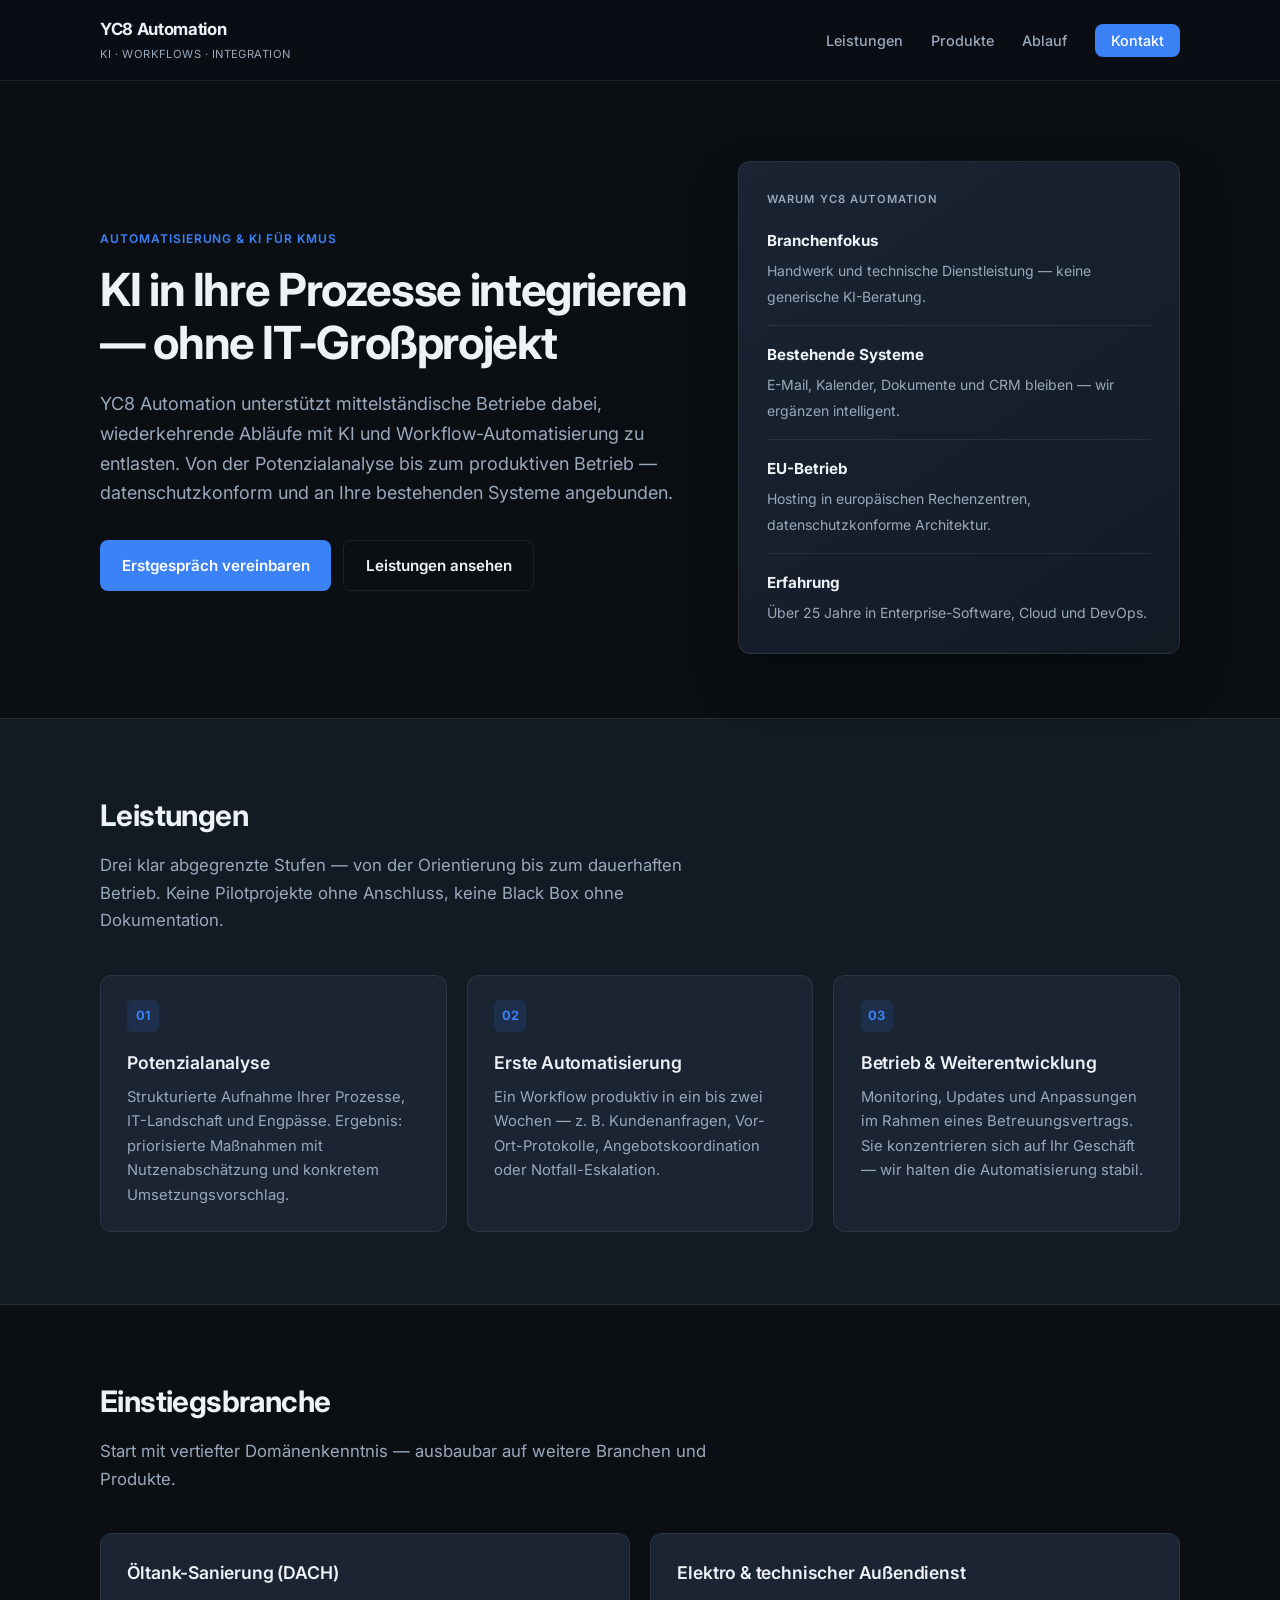
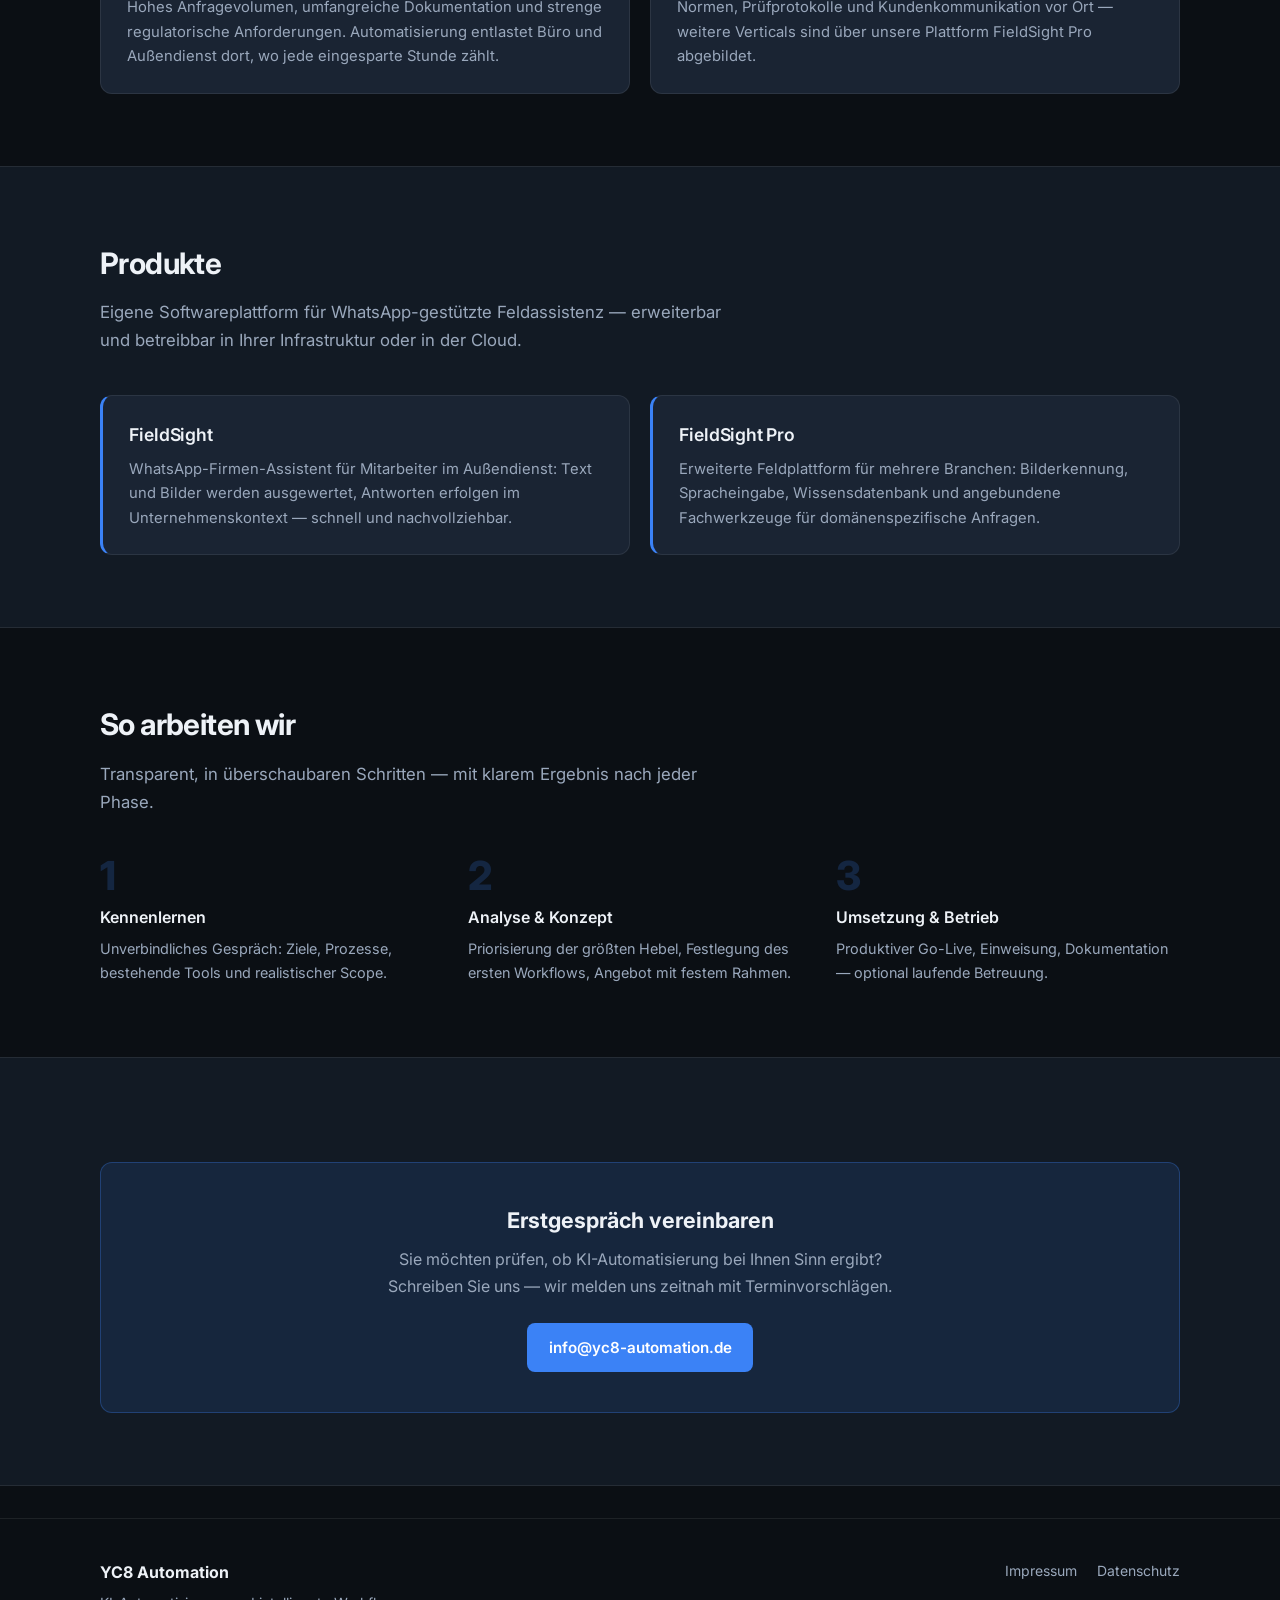
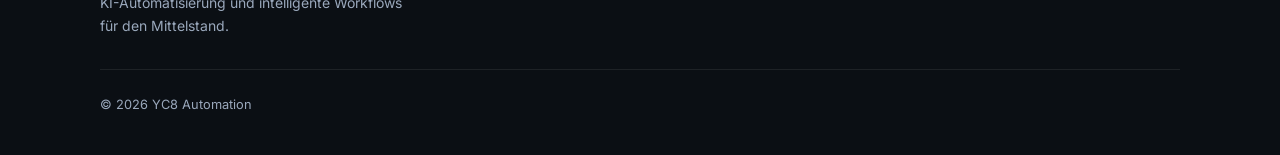
<file: index.html>
<!DOCTYPE html>
<html lang="de">
<head>
  <meta charset="UTF-8">
  <meta name="viewport" content="width=device-width, initial-scale=1">
  <title>YC8 Automation — KI-Automatisierung für den Mittelstand</title>
  <meta name="description" content="YC8 Automation integriert KI und Automatisierung in bestehende Prozesse — von der Potenzialanalyse bis zum laufenden Betrieb. Schwerpunkt Handwerk und technische Dienstleistung.">
  <meta property="og:title" content="YC8 Automation">
  <meta property="og:description" content="KI-Automatisierung für den Mittelstand — planbar umgesetzt, dauerhaft betrieben.">
  <meta property="og:type" content="website">
  <meta property="og:url" content="https://jaseen67.github.io/yc8-automation-official/">
  <link rel="preconnect" href="https://fonts.googleapis.com">
  <link rel="preconnect" href="https://fonts.gstatic.com" crossorigin>
  <link href="https://fonts.googleapis.com/css2?family=Inter:wght@400;500;600;700&display=swap" rel="stylesheet">
  <link rel="stylesheet" href="assets/style.css">
  <link rel="icon" href="data:image/svg+xml,<svg xmlns='http://www.w3.org/2000/svg' viewBox='0 0 100 100'><text y='.9em' font-size='90'>⚡</text></svg>">
</head>
<body>
  <header class="site-header">
    <div class="container header-inner">
      <a class="brand" href="index.html">
        <span class="brand-name">YC8 Automation</span>
        <span class="brand-tag">KI · Workflows · Integration</span>
      </a>
      <button class="menu-toggle" type="button" aria-label="Menü" onclick="document.querySelector('.nav').classList.toggle('open')">Menü</button>
      <nav>
        <ul class="nav">
          <li><a href="#leistungen">Leistungen</a></li>
          <li><a href="#produkte">Produkte</a></li>
          <li><a href="#ablauf">Ablauf</a></li>
          <li><a class="nav-cta" href="#kontakt">Kontakt</a></li>
        </ul>
      </nav>
    </div>
  </header>

  <main>
    <section class="hero">
      <div class="container hero-grid">
        <div>
          <span class="eyebrow">Automatisierung &amp; KI für KMUs</span>
          <h1>KI in Ihre Prozesse integrieren — ohne IT-Großprojekt</h1>
          <p class="hero-lead">
            YC8 Automation unterstützt mittelständische Betriebe dabei, wiederkehrende Abläufe
            mit KI und Workflow-Automatisierung zu entlasten. Von der Potenzialanalyse bis zum
            produktiven Betrieb — datenschutzkonform und an Ihre bestehenden Systeme angebunden.
          </p>
          <div class="hero-actions">
            <a class="btn btn-primary" href="#kontakt">Erstgespräch vereinbaren</a>
            <a class="btn btn-secondary" href="#leistungen">Leistungen ansehen</a>
          </div>
        </div>
        <aside class="hero-card" aria-label="Kernversprechen">
          <h2>Warum YC8 Automation</h2>
          <ul class="stat-list">
            <li>
              <strong>Branchenfokus</strong>
              <span>Handwerk und technische Dienstleistung — keine generische KI-Beratung.</span>
            </li>
            <li>
              <strong>Bestehende Systeme</strong>
              <span>E-Mail, Kalender, Dokumente und CRM bleiben — wir ergänzen intelligent.</span>
            </li>
            <li>
              <strong>EU-Betrieb</strong>
              <span>Hosting in europäischen Rechenzentren, datenschutzkonforme Architektur.</span>
            </li>
            <li>
              <strong>Erfahrung</strong>
              <span>Über 25 Jahre in Enterprise-Software, Cloud und DevOps.</span>
            </li>
          </ul>
        </aside>
      </div>
    </section>

    <section class="section section-alt" id="leistungen">
      <div class="container">
        <div class="section-header">
          <h2>Leistungen</h2>
          <p>
            Drei klar abgegrenzte Stufen — von der Orientierung bis zum dauerhaften Betrieb.
            Keine Pilotprojekte ohne Anschluss, keine Black Box ohne Dokumentation.
          </p>
        </div>
        <div class="card-grid cols-3">
          <article class="card">
            <span class="card-num">01</span>
            <h3>Potenzialanalyse</h3>
            <p>
              Strukturierte Aufnahme Ihrer Prozesse, IT-Landschaft und Engpässe.
              Ergebnis: priorisierte Maßnahmen mit Nutzenabschätzung und konkretem Umsetzungsvorschlag.
            </p>
          </article>
          <article class="card">
            <span class="card-num">02</span>
            <h3>Erste Automatisierung</h3>
            <p>
              Ein Workflow produktiv in ein bis zwei Wochen — z.&nbsp;B. Kundenanfragen,
              Vor-Ort-Protokolle, Angebotskoordination oder Notfall-Eskalation.
            </p>
          </article>
          <article class="card">
            <span class="card-num">03</span>
            <h3>Betrieb &amp; Weiterentwicklung</h3>
            <p>
              Monitoring, Updates und Anpassungen im Rahmen eines Betreuungsvertrags.
              Sie konzentrieren sich auf Ihr Geschäft — wir halten die Automatisierung stabil.
            </p>
          </article>
        </div>
      </div>
    </section>

    <section class="section">
      <div class="container">
        <div class="section-header">
          <h2>Einstiegsbranche</h2>
          <p>
            Start mit vertiefter Domänenkenntnis — ausbaubar auf weitere Branchen und Produkte.
          </p>
        </div>
        <div class="card-grid cols-2">
          <article class="card">
            <h3>Öltank-Sanierung (DACH)</h3>
            <p>
              Hohes Anfragevolumen, umfangreiche Dokumentation und strenge regulatorische Anforderungen.
              Automatisierung entlastet Büro und Außendienst dort, wo jede eingesparte Stunde zählt.
            </p>
          </article>
          <article class="card">
            <h3>Elektro &amp; technischer Außendienst</h3>
            <p>
              Normen, Prüfprotokolle und Kundenkommunikation vor Ort — weitere Verticals
              sind über unsere Plattform FieldSight Pro abgebildet.
            </p>
          </article>
        </div>
      </div>
    </section>

    <section class="section section-alt" id="produkte">
      <div class="container">
        <div class="section-header">
          <h2>Produkte</h2>
          <p>
            Eigene Softwareplattform für WhatsApp-gestützte Feldassistenz — erweiterbar
            und betreibbar in Ihrer Infrastruktur oder in der Cloud.
          </p>
        </div>
        <div class="card-grid cols-2">
          <article class="card product-card">
            <h3>FieldSight</h3>
            <p>
              WhatsApp-Firmen-Assistent für Mitarbeiter im Außendienst: Text und Bilder werden
              ausgewertet, Antworten erfolgen im Unternehmenskontext — schnell und nachvollziehbar.
            </p>
          </article>
          <article class="card product-card">
            <h3>FieldSight Pro</h3>
            <p>
              Erweiterte Feldplattform für mehrere Branchen: Bilderkennung, Spracheingabe,
              Wissensdatenbank und angebundene Fachwerkzeuge für domänenspezifische Anfragen.
            </p>
          </article>
        </div>
      </div>
    </section>

    <section class="section" id="ablauf">
      <div class="container">
        <div class="section-header">
          <h2>So arbeiten wir</h2>
          <p>Transparent, in überschaubaren Schritten — mit klarem Ergebnis nach jeder Phase.</p>
        </div>
        <div class="steps">
          <div class="step">
            <div class="step-num">1</div>
            <h3>Kennenlernen</h3>
            <p>Unverbindliches Gespräch: Ziele, Prozesse, bestehende Tools und realistischer Scope.</p>
          </div>
          <div class="step">
            <div class="step-num">2</div>
            <h3>Analyse &amp; Konzept</h3>
            <p>Priorisierung der größten Hebel, Festlegung des ersten Workflows, Angebot mit festem Rahmen.</p>
          </div>
          <div class="step">
            <div class="step-num">3</div>
            <h3>Umsetzung &amp; Betrieb</h3>
            <p>Produktiver Go-Live, Einweisung, Dokumentation — optional laufende Betreuung.</p>
          </div>
        </div>
      </div>
    </section>

    <section class="section section-alt" id="kontakt">
      <div class="container">
        <div class="cta-band">
          <h2>Erstgespräch vereinbaren</h2>
          <p>
            Sie möchten prüfen, ob KI-Automatisierung bei Ihnen Sinn ergibt?
            Schreiben Sie uns — wir melden uns zeitnah mit Terminvorschlägen.
          </p>
          <a class="btn btn-primary" href="mailto:info@yc8-automation.de?subject=Anfrage%20YC8%20Automation">info@yc8-automation.de</a>
        </div>
      </div>
    </section>
  </main>

  <footer class="site-footer">
    <div class="container footer-grid">
      <div class="footer-brand">
        <strong>YC8 Automation</strong>
        <p>KI-Automatisierung und intelligente Workflows für den Mittelstand.</p>
      </div>
      <ul class="footer-links">
        <li><a href="impressum.html">Impressum</a></li>
        <li><a href="datenschutz.html">Datenschutz</a></li>
      </ul>
      <p class="footer-copy">© 2026 YC8 Automation</p>
    </div>
  </footer>
</body>
</html>
</file>
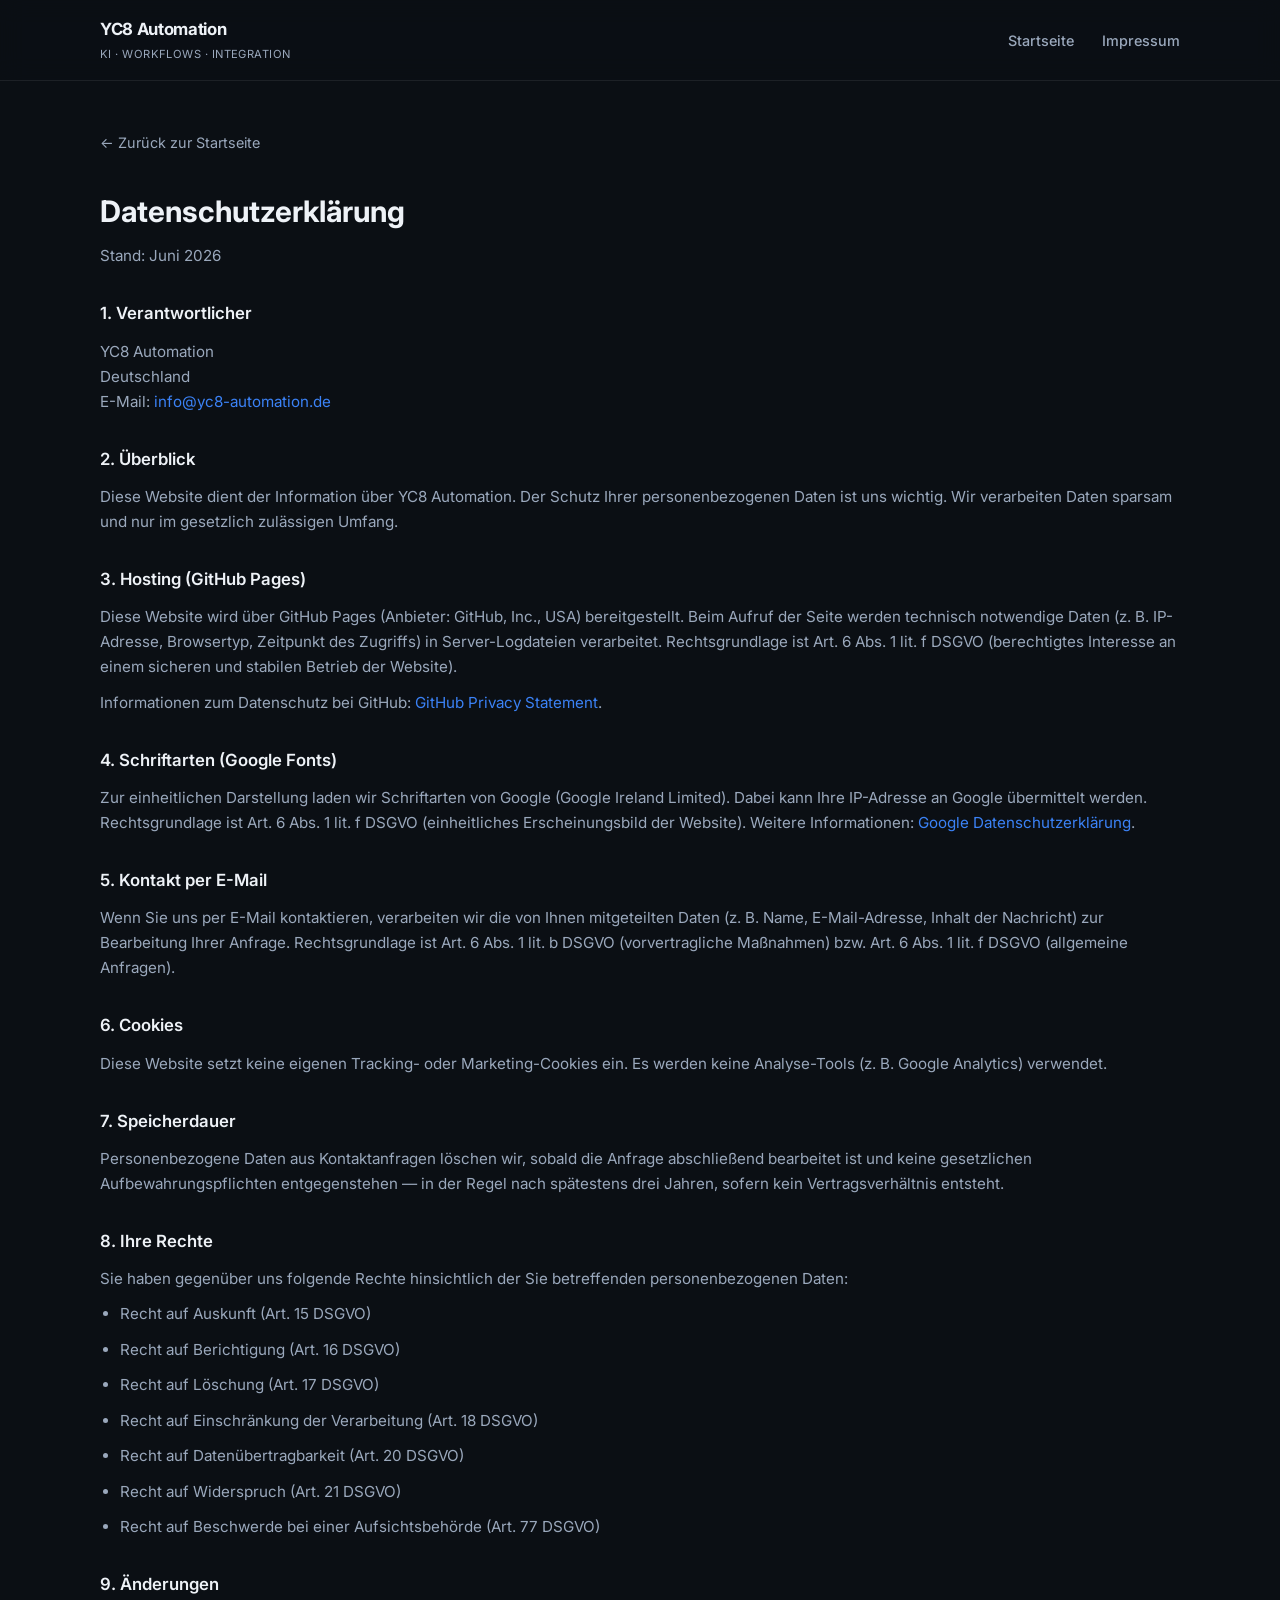
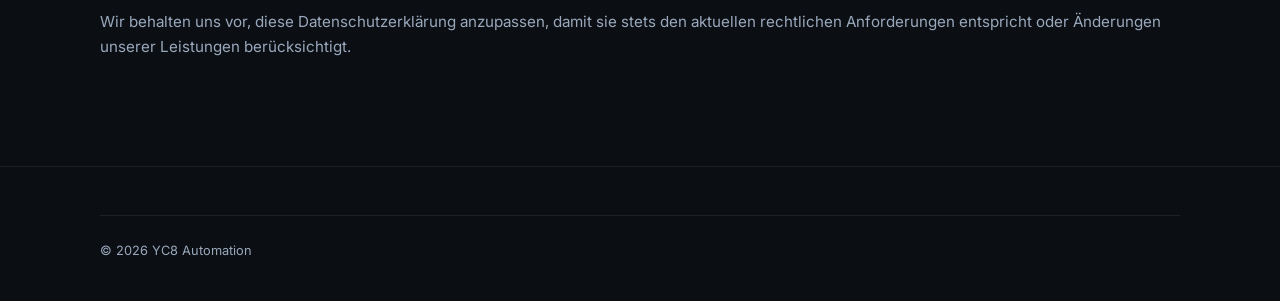
<file: datenschutz.html>
<!DOCTYPE html>
<html lang="de">
<head>
  <meta charset="UTF-8">
  <meta name="viewport" content="width=device-width, initial-scale=1">
  <title>Datenschutz — YC8 Automation</title>
  <meta name="robots" content="noindex">
  <link rel="preconnect" href="https://fonts.googleapis.com">
  <link rel="preconnect" href="https://fonts.gstatic.com" crossorigin>
  <link href="https://fonts.googleapis.com/css2?family=Inter:wght@400;500;600;700&display=swap" rel="stylesheet">
  <link rel="stylesheet" href="assets/style.css">
</head>
<body>
  <header class="site-header">
    <div class="container header-inner">
      <a class="brand" href="index.html">
        <span class="brand-name">YC8 Automation</span>
        <span class="brand-tag">KI · Workflows · Integration</span>
      </a>
      <nav>
        <ul class="nav">
          <li><a href="index.html">Startseite</a></li>
          <li><a href="impressum.html">Impressum</a></li>
        </ul>
      </nav>
    </div>
  </header>

  <main class="legal-page">
    <div class="container">
      <a class="back-link" href="index.html">← Zurück zur Startseite</a>
      <h1>Datenschutzerklärung</h1>
      <p class="legal-updated">Stand: Juni 2026</p>

      <h2>1. Verantwortlicher</h2>
      <p>
        YC8 Automation<br>
        Deutschland<br>
        E-Mail: <a href="mailto:info@yc8-automation.de">info@yc8-automation.de</a>
      </p>

      <h2>2. Überblick</h2>
      <p>
        Diese Website dient der Information über YC8 Automation. Der Schutz Ihrer personenbezogenen
        Daten ist uns wichtig. Wir verarbeiten Daten sparsam und nur im gesetzlich zulässigen Umfang.
      </p>

      <h2>3. Hosting (GitHub Pages)</h2>
      <p>
        Diese Website wird über GitHub Pages (Anbieter: GitHub, Inc., USA) bereitgestellt.
        Beim Aufruf der Seite werden technisch notwendige Daten (z.&nbsp;B. IP-Adresse, Browsertyp,
        Zeitpunkt des Zugriffs) in Server-Logdateien verarbeitet. Rechtsgrundlage ist
        Art. 6 Abs. 1 lit. f DSGVO (berechtigtes Interesse an einem sicheren und stabilen Betrieb
        der Website).
      </p>
      <p>
        Informationen zum Datenschutz bei GitHub:
        <a href="https://docs.github.com/de/site-policy/privacy-policies/github-privacy-statement" rel="noopener noreferrer">GitHub Privacy Statement</a>.
      </p>

      <h2>4. Schriftarten (Google Fonts)</h2>
      <p>
        Zur einheitlichen Darstellung laden wir Schriftarten von Google (Google Ireland Limited).
        Dabei kann Ihre IP-Adresse an Google übermittelt werden. Rechtsgrundlage ist
        Art. 6 Abs. 1 lit. f DSGVO (einheitliches Erscheinungsbild der Website).
        Weitere Informationen:
        <a href="https://policies.google.com/privacy" rel="noopener noreferrer">Google Datenschutzerklärung</a>.
      </p>

      <h2>5. Kontakt per E-Mail</h2>
      <p>
        Wenn Sie uns per E-Mail kontaktieren, verarbeiten wir die von Ihnen mitgeteilten Daten
        (z.&nbsp;B. Name, E-Mail-Adresse, Inhalt der Nachricht) zur Bearbeitung Ihrer Anfrage.
        Rechtsgrundlage ist Art. 6 Abs. 1 lit. b DSGVO (vorvertragliche Maßnahmen) bzw.
        Art. 6 Abs. 1 lit. f DSGVO (allgemeine Anfragen).
      </p>

      <h2>6. Cookies</h2>
      <p>
        Diese Website setzt keine eigenen Tracking- oder Marketing-Cookies ein.
        Es werden keine Analyse-Tools (z.&nbsp;B. Google Analytics) verwendet.
      </p>

      <h2>7. Speicherdauer</h2>
      <p>
        Personenbezogene Daten aus Kontaktanfragen löschen wir, sobald die Anfrage abschließend
        bearbeitet ist und keine gesetzlichen Aufbewahrungspflichten entgegenstehen — in der Regel
        nach spätestens drei Jahren, sofern kein Vertragsverhältnis entsteht.
      </p>

      <h2>8. Ihre Rechte</h2>
      <p>Sie haben gegenüber uns folgende Rechte hinsichtlich der Sie betreffenden personenbezogenen Daten:</p>
      <ul>
        <li>Recht auf Auskunft (Art. 15 DSGVO)</li>
        <li>Recht auf Berichtigung (Art. 16 DSGVO)</li>
        <li>Recht auf Löschung (Art. 17 DSGVO)</li>
        <li>Recht auf Einschränkung der Verarbeitung (Art. 18 DSGVO)</li>
        <li>Recht auf Datenübertragbarkeit (Art. 20 DSGVO)</li>
        <li>Recht auf Widerspruch (Art. 21 DSGVO)</li>
        <li>Recht auf Beschwerde bei einer Aufsichtsbehörde (Art. 77 DSGVO)</li>
      </ul>

      <h2>9. Änderungen</h2>
      <p>
        Wir behalten uns vor, diese Datenschutzerklärung anzupassen, damit sie stets den aktuellen
        rechtlichen Anforderungen entspricht oder Änderungen unserer Leistungen berücksichtigt.
      </p>
    </div>
  </main>

  <footer class="site-footer">
    <div class="container footer-grid">
      <p class="footer-copy">© 2026 YC8 Automation</p>
    </div>
  </footer>
</body>
</html>
</file>
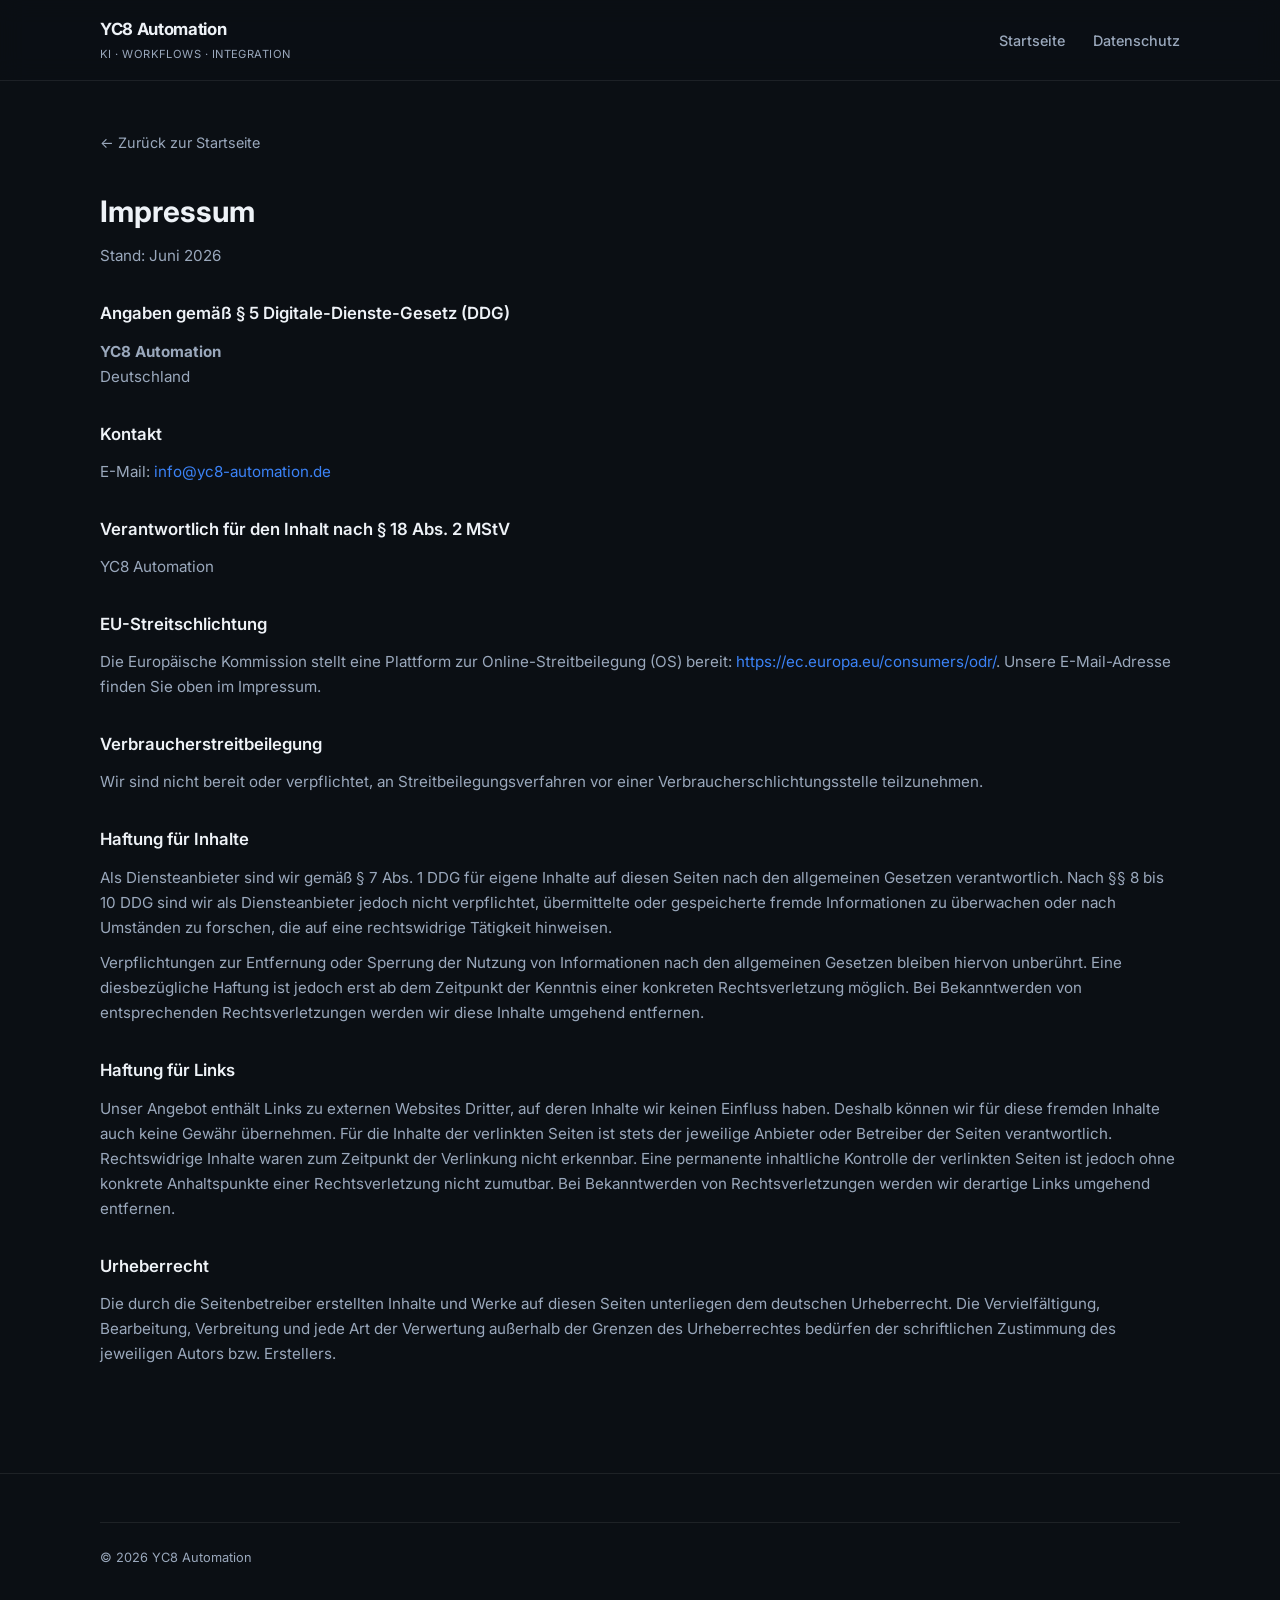
<file: impressum.html>
<!DOCTYPE html>
<html lang="de">
<head>
  <meta charset="UTF-8">
  <meta name="viewport" content="width=device-width, initial-scale=1">
  <title>Impressum — YC8 Automation</title>
  <meta name="robots" content="noindex">
  <link rel="preconnect" href="https://fonts.googleapis.com">
  <link rel="preconnect" href="https://fonts.gstatic.com" crossorigin>
  <link href="https://fonts.googleapis.com/css2?family=Inter:wght@400;500;600;700&display=swap" rel="stylesheet">
  <link rel="stylesheet" href="assets/style.css">
</head>
<body>
  <header class="site-header">
    <div class="container header-inner">
      <a class="brand" href="index.html">
        <span class="brand-name">YC8 Automation</span>
        <span class="brand-tag">KI · Workflows · Integration</span>
      </a>
      <nav>
        <ul class="nav">
          <li><a href="index.html">Startseite</a></li>
          <li><a href="datenschutz.html">Datenschutz</a></li>
        </ul>
      </nav>
    </div>
  </header>

  <main class="legal-page">
    <div class="container">
      <a class="back-link" href="index.html">← Zurück zur Startseite</a>
      <h1>Impressum</h1>
      <p class="legal-updated">Stand: Juni 2026</p>

      <h2>Angaben gemäß § 5 Digitale-Dienste-Gesetz (DDG)</h2>
      <p>
        <strong>YC8 Automation</strong><br>
        Deutschland
      </p>

      <h2>Kontakt</h2>
      <p>
        E-Mail: <a href="mailto:info@yc8-automation.de">info@yc8-automation.de</a>
      </p>

      <h2>Verantwortlich für den Inhalt nach § 18 Abs. 2 MStV</h2>
      <p>
        YC8 Automation
      </p>

      <h2>EU-Streitschlichtung</h2>
      <p>
        Die Europäische Kommission stellt eine Plattform zur Online-Streitbeilegung (OS) bereit:
        <a href="https://ec.europa.eu/consumers/odr/" rel="noopener noreferrer">https://ec.europa.eu/consumers/odr/</a>.
        Unsere E-Mail-Adresse finden Sie oben im Impressum.
      </p>

      <h2>Verbraucherstreitbeilegung</h2>
      <p>
        Wir sind nicht bereit oder verpflichtet, an Streitbeilegungsverfahren vor einer
        Verbraucherschlichtungsstelle teilzunehmen.
      </p>

      <h2>Haftung für Inhalte</h2>
      <p>
        Als Diensteanbieter sind wir gemäß § 7 Abs. 1 DDG für eigene Inhalte auf diesen Seiten
        nach den allgemeinen Gesetzen verantwortlich. Nach §§ 8 bis 10 DDG sind wir als
        Diensteanbieter jedoch nicht verpflichtet, übermittelte oder gespeicherte fremde
        Informationen zu überwachen oder nach Umständen zu forschen, die auf eine rechtswidrige
        Tätigkeit hinweisen.
      </p>
      <p>
        Verpflichtungen zur Entfernung oder Sperrung der Nutzung von Informationen nach den
        allgemeinen Gesetzen bleiben hiervon unberührt. Eine diesbezügliche Haftung ist jedoch
        erst ab dem Zeitpunkt der Kenntnis einer konkreten Rechtsverletzung möglich. Bei
        Bekanntwerden von entsprechenden Rechtsverletzungen werden wir diese Inhalte umgehend entfernen.
      </p>

      <h2>Haftung für Links</h2>
      <p>
        Unser Angebot enthält Links zu externen Websites Dritter, auf deren Inhalte wir keinen
        Einfluss haben. Deshalb können wir für diese fremden Inhalte auch keine Gewähr übernehmen.
        Für die Inhalte der verlinkten Seiten ist stets der jeweilige Anbieter oder Betreiber der
        Seiten verantwortlich. Rechtswidrige Inhalte waren zum Zeitpunkt der Verlinkung nicht
        erkennbar. Eine permanente inhaltliche Kontrolle der verlinkten Seiten ist jedoch ohne
        konkrete Anhaltspunkte einer Rechtsverletzung nicht zumutbar. Bei Bekanntwerden von
        Rechtsverletzungen werden wir derartige Links umgehend entfernen.
      </p>

      <h2>Urheberrecht</h2>
      <p>
        Die durch die Seitenbetreiber erstellten Inhalte und Werke auf diesen Seiten unterliegen
        dem deutschen Urheberrecht. Die Vervielfältigung, Bearbeitung, Verbreitung und jede Art der
        Verwertung außerhalb der Grenzen des Urheberrechtes bedürfen der schriftlichen Zustimmung
        des jeweiligen Autors bzw. Erstellers.
      </p>
    </div>
  </main>

  <footer class="site-footer">
    <div class="container footer-grid">
      <p class="footer-copy">© 2026 YC8 Automation</p>
    </div>
  </footer>
</body>
</html>
</file>
<file: assets/style.css>
:root {
  --bg: #0b0f14;
  --bg-elevated: #121a24;
  --surface: #1a2433;
  --surface-hover: #1f2b3d;
  --text: #eef2f7;
  --text-secondary: #9aa8bc;
  --accent: #3b82f6;
  --accent-hover: #2563eb;
  --accent-muted: rgba(59, 130, 246, 0.12);
  --border: rgba(255, 255, 255, 0.08);
  --radius: 12px;
  --radius-sm: 8px;
  --shadow: 0 24px 48px rgba(0, 0, 0, 0.35);
  --max: 1080px;
  --font: "Inter", system-ui, -apple-system, "Segoe UI", Roboto, sans-serif;
}

*,
*::before,
*::after {
  box-sizing: border-box;
  margin: 0;
  padding: 0;
}

html {
  scroll-behavior: smooth;
}

body {
  font-family: var(--font);
  background: var(--bg);
  color: var(--text);
  line-height: 1.65;
  font-size: 1rem;
  -webkit-font-smoothing: antialiased;
}

a {
  color: var(--accent);
  text-decoration: none;
}

a:hover {
  text-decoration: underline;
}

img {
  max-width: 100%;
  display: block;
}

.container {
  width: min(100% - 2.5rem, var(--max));
  margin-inline: auto;
}

/* —— Header —— */
.site-header {
  position: sticky;
  top: 0;
  z-index: 100;
  background: rgba(11, 15, 20, 0.85);
  backdrop-filter: blur(12px);
  border-bottom: 1px solid var(--border);
}

.header-inner {
  display: flex;
  align-items: center;
  justify-content: space-between;
  gap: 1.5rem;
  padding: 1rem 0;
}

.brand {
  display: flex;
  flex-direction: column;
  gap: 0.1rem;
  color: var(--text);
  text-decoration: none !important;
}

.brand:hover {
  text-decoration: none !important;
}

.brand-name {
  font-weight: 700;
  font-size: 1.05rem;
  letter-spacing: -0.02em;
}

.brand-tag {
  font-size: 0.7rem;
  color: var(--text-secondary);
  letter-spacing: 0.04em;
  text-transform: uppercase;
}

.nav {
  display: flex;
  align-items: center;
  gap: 1.75rem;
  list-style: none;
}

.nav a {
  color: var(--text-secondary);
  font-size: 0.9rem;
  font-weight: 500;
  text-decoration: none;
}

.nav a:hover {
  color: var(--text);
  text-decoration: none;
}

.nav-cta {
  color: #fff !important;
  background: var(--accent);
  padding: 0.5rem 1rem;
  border-radius: var(--radius-sm);
  font-weight: 600;
}

.nav-cta:hover {
  background: var(--accent-hover);
}

.menu-toggle {
  display: none;
  background: none;
  border: 1px solid var(--border);
  color: var(--text);
  padding: 0.4rem 0.65rem;
  border-radius: var(--radius-sm);
  cursor: pointer;
  font-size: 0.85rem;
}

/* —— Hero —— */
.hero {
  padding: 5rem 0 4rem;
}

.hero-grid {
  display: grid;
  gap: 2.5rem;
  align-items: center;
}

@media (min-width: 860px) {
  .hero-grid {
    grid-template-columns: 1.15fr 0.85fr;
  }
}

.eyebrow {
  display: inline-block;
  font-size: 0.75rem;
  font-weight: 600;
  letter-spacing: 0.08em;
  text-transform: uppercase;
  color: var(--accent);
  margin-bottom: 1rem;
}

.hero h1 {
  font-size: clamp(2rem, 4.5vw, 2.85rem);
  font-weight: 700;
  line-height: 1.15;
  letter-spacing: -0.03em;
  margin-bottom: 1.25rem;
}

.hero-lead {
  font-size: 1.125rem;
  color: var(--text-secondary);
  max-width: 34em;
  margin-bottom: 2rem;
}

.hero-actions {
  display: flex;
  flex-wrap: wrap;
  gap: 0.75rem;
}

.btn {
  display: inline-flex;
  align-items: center;
  justify-content: center;
  padding: 0.75rem 1.35rem;
  border-radius: var(--radius-sm);
  font-weight: 600;
  font-size: 0.95rem;
  text-decoration: none !important;
  transition: filter 0.15s, background 0.15s;
}

.btn-primary {
  background: var(--accent);
  color: #fff !important;
}

.btn-primary:hover {
  background: var(--accent-hover);
  filter: none;
}

.btn-secondary {
  background: transparent;
  color: var(--text) !important;
  border: 1px solid var(--border);
}

.btn-secondary:hover {
  background: var(--surface);
}

.hero-card {
  background: linear-gradient(145deg, var(--surface) 0%, var(--bg-elevated) 100%);
  border: 1px solid var(--border);
  border-radius: var(--radius);
  padding: 1.75rem;
  box-shadow: var(--shadow);
}

.hero-card h2 {
  font-size: 0.7rem;
  font-weight: 600;
  letter-spacing: 0.1em;
  text-transform: uppercase;
  color: var(--text-secondary);
  margin-bottom: 1.25rem;
}

.stat-list {
  list-style: none;
  display: grid;
  gap: 1rem;
}

.stat-list li {
  padding-bottom: 1rem;
  border-bottom: 1px solid var(--border);
}

.stat-list li:last-child {
  padding-bottom: 0;
  border-bottom: none;
}

.stat-list strong {
  display: block;
  font-size: 0.95rem;
  margin-bottom: 0.2rem;
}

.stat-list span {
  font-size: 0.875rem;
  color: var(--text-secondary);
}

/* —— Sections —— */
.section {
  padding: 4.5rem 0;
}

.section-alt {
  background: var(--bg-elevated);
  border-block: 1px solid var(--border);
}

.section-header {
  max-width: 40em;
  margin-bottom: 2.5rem;
}

.section-header h2 {
  font-size: clamp(1.5rem, 3vw, 1.85rem);
  font-weight: 700;
  letter-spacing: -0.02em;
  margin-bottom: 0.75rem;
}

.section-header p {
  color: var(--text-secondary);
  font-size: 1.05rem;
}

.card-grid {
  display: grid;
  gap: 1.25rem;
}

@media (min-width: 700px) {
  .card-grid.cols-3 {
    grid-template-columns: repeat(3, 1fr);
  }

  .card-grid.cols-2 {
    grid-template-columns: repeat(2, 1fr);
  }
}

.card {
  background: var(--surface);
  border: 1px solid var(--border);
  border-radius: var(--radius);
  padding: 1.5rem 1.65rem;
  transition: border-color 0.15s, background 0.15s;
}

.card:hover {
  border-color: rgba(59, 130, 246, 0.35);
  background: var(--surface-hover);
}

.card-num {
  display: inline-flex;
  align-items: center;
  justify-content: center;
  width: 2rem;
  height: 2rem;
  border-radius: 6px;
  background: var(--accent-muted);
  color: var(--accent);
  font-size: 0.8rem;
  font-weight: 700;
  margin-bottom: 1rem;
}

.card h3 {
  font-size: 1.1rem;
  font-weight: 600;
  margin-bottom: 0.5rem;
  letter-spacing: -0.01em;
}

.card p {
  font-size: 0.925rem;
  color: var(--text-secondary);
}

.product-card {
  border-left: 3px solid var(--accent);
}

.steps {
  display: grid;
  gap: 1.5rem;
}

@media (min-width: 700px) {
  .steps {
    grid-template-columns: repeat(3, 1fr);
  }
}

.step {
  position: relative;
}

.step-num {
  font-size: 2.5rem;
  font-weight: 800;
  color: rgba(59, 130, 246, 0.2);
  line-height: 1;
  margin-bottom: 0.5rem;
}

.step h3 {
  font-size: 1rem;
  font-weight: 600;
  margin-bottom: 0.4rem;
}

.step p {
  font-size: 0.9rem;
  color: var(--text-secondary);
}

/* —— CTA band —— */
.cta-band {
  margin: 2rem 0 0;
  padding: 2.5rem 2rem;
  text-align: center;
  background: var(--accent-muted);
  border: 1px solid rgba(59, 130, 246, 0.3);
  border-radius: var(--radius);
}

.cta-band h2 {
  font-size: 1.35rem;
  font-weight: 700;
  margin-bottom: 0.5rem;
}

.cta-band p {
  color: var(--text-secondary);
  margin-bottom: 1.5rem;
  max-width: 32em;
  margin-inline: auto;
}

/* —— Footer —— */
.site-footer {
  padding: 2.5rem 0;
  border-top: 1px solid var(--border);
  margin-top: 2rem;
}

.footer-grid {
  display: flex;
  flex-wrap: wrap;
  justify-content: space-between;
  gap: 1.5rem;
  align-items: start;
}

.footer-brand p {
  font-size: 0.875rem;
  color: var(--text-secondary);
  margin-top: 0.35rem;
  max-width: 22em;
}

.footer-links {
  display: flex;
  flex-wrap: wrap;
  gap: 1.25rem;
  list-style: none;
  font-size: 0.875rem;
}

.footer-links a {
  color: var(--text-secondary);
}

.footer-links a:hover {
  color: var(--text);
}

.footer-copy {
  width: 100%;
  padding-top: 1.5rem;
  margin-top: 0.5rem;
  border-top: 1px solid var(--border);
  font-size: 0.8rem;
  color: var(--text-secondary);
}

/* —— Legal pages —— */
.legal-page {
  padding: 3rem 0 4rem;
}

.legal-page h1 {
  font-size: 1.85rem;
  font-weight: 700;
  margin-bottom: 0.5rem;
}

.legal-updated {
  font-size: 0.875rem;
  color: var(--text-secondary);
  margin-bottom: 2.5rem;
}

.legal-page h2 {
  font-size: 1.05rem;
  font-weight: 600;
  margin: 2rem 0 0.65rem;
  color: var(--text);
}

.legal-page p,
.legal-page li {
  color: var(--text-secondary);
  font-size: 0.95rem;
  margin-bottom: 0.65rem;
}

.legal-page ul {
  padding-left: 1.25rem;
  margin-bottom: 1rem;
}

.back-link {
  display: inline-block;
  font-size: 0.9rem;
  margin-bottom: 2rem;
  color: var(--text-secondary);
}

@media (max-width: 768px) {
  .nav {
    display: none;
  }

  .menu-toggle {
    display: block;
  }

  .nav.open {
    display: flex;
    flex-direction: column;
    position: absolute;
    top: 100%;
    left: 0;
    right: 0;
    background: var(--bg-elevated);
    border-bottom: 1px solid var(--border);
    padding: 1rem 1.25rem 1.25rem;
    gap: 1rem;
  }

  .header-inner {
    position: relative;
    flex-wrap: wrap;
  }
}
</file>
